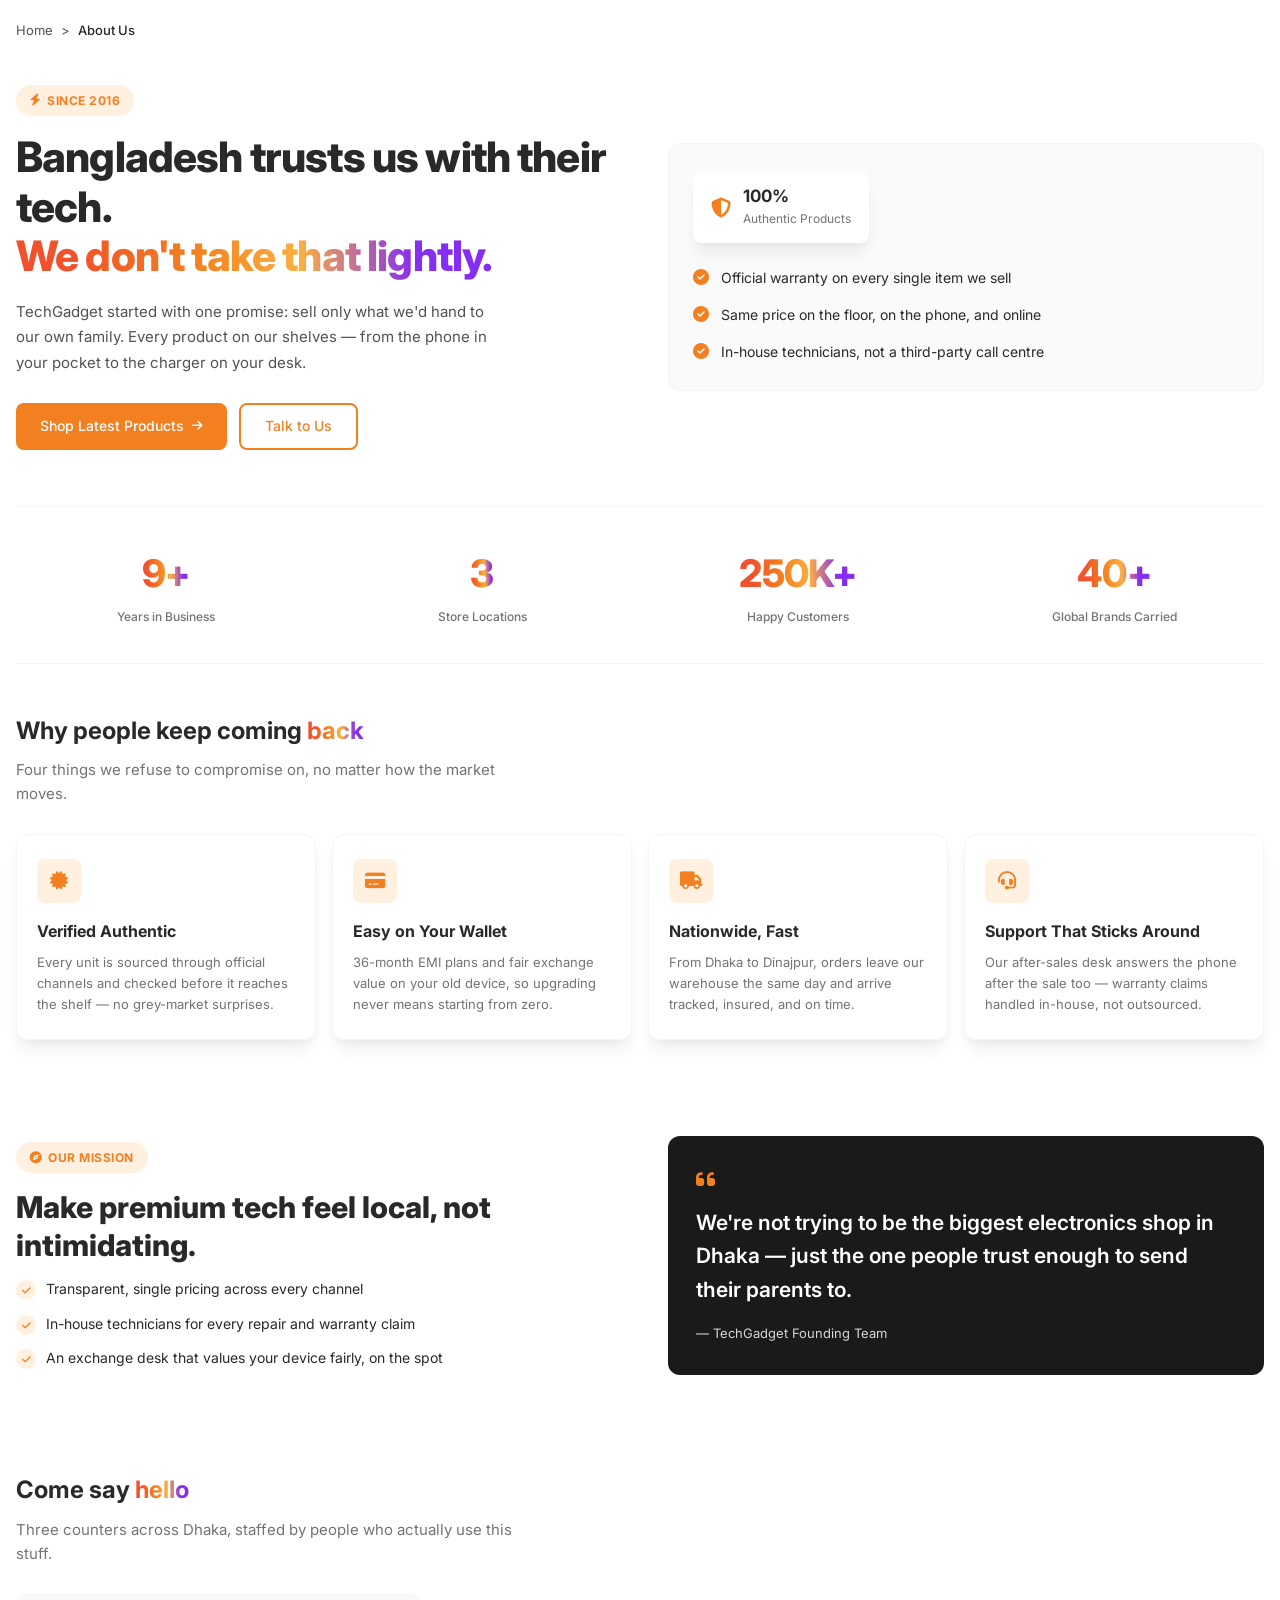
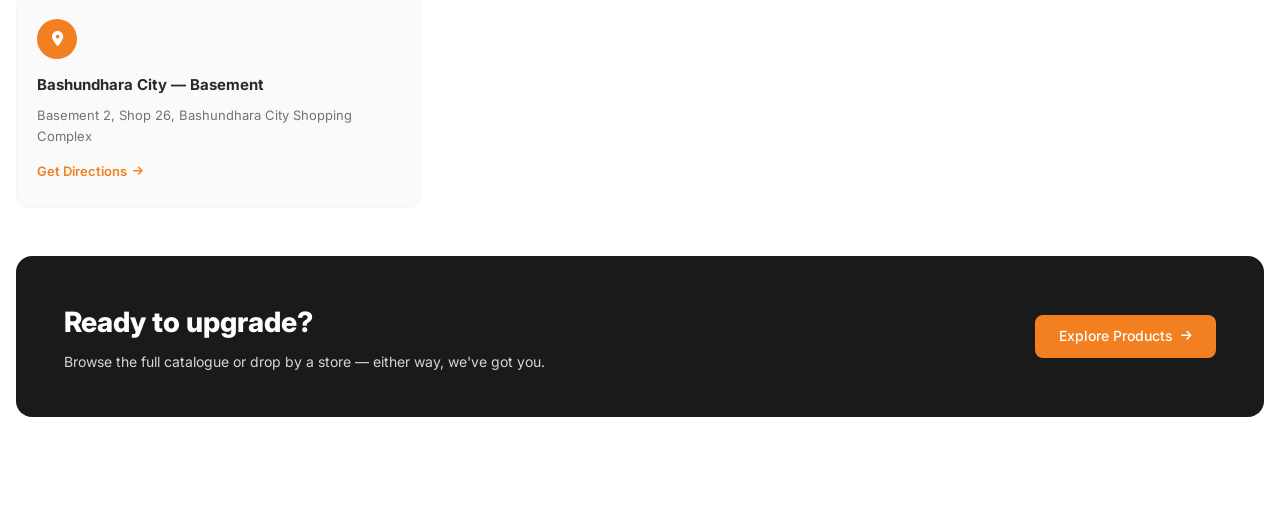
<file: about-us.html>
<!DOCTYPE html>
<html lang="en">
<head>
  <meta charset="UTF-8">
  <meta name="viewport" content="width=device-width, initial-scale=1.0">
  <title>About Us — TechGadget</title>
  <link rel="preconnect" href="https://fonts.googleapis.com">
  <link rel="preconnect" href="https://fonts.gstatic.com" crossorigin>
  <link href="https://fonts.googleapis.com/css2?family=Inter:wght@400;500;600;700;800&display=swap" rel="stylesheet">
  <link rel="stylesheet" href="https://cdnjs.cloudflare.com/ajax/libs/font-awesome/6.5.1/css/all.min.css">

  <!-- Base & Shared Styles -->
  <link rel="stylesheet" href="css/base.css">
  <link rel="stylesheet" href="css/product-list/layout.css">

  <!-- Section-specific CSS -->
  <link rel="stylesheet" href="css/about-us/hero.css">
  <link rel="stylesheet" href="css/about-us/stats.css">
  <link rel="stylesheet" href="css/about-us/values.css">
  <link rel="stylesheet" href="css/about-us/mission.css">
  <link rel="stylesheet" href="css/about-us/locations.css">
  <link rel="stylesheet" href="css/about-us/cta.css">
</head>
<body>

  <!-- ==================== ABOUT US PAGE ==================== -->
  <main class="about-page">
    <div class="container">

      <!-- Breadcrumb -->
      <div class="breadcrumb">
        <a href="/">Home</a> &gt; <span>About Us</span>
      </div>

      <!-- HERO SECTION -->
      <section class="about-hero">
        <div class="about-hero-content">
          <span class="about-eyebrow"><i class="fas fa-bolt"></i> Since 2016</span>
          <h1 class="about-hero-title">
            Bangladesh trusts us with their tech.<br>
            <span class="text-gradient">We don't take that lightly.</span>
          </h1>
          <p class="about-hero-text">
            TechGadget started with one promise: sell only what we'd
            hand to our own family. Every product on our shelves —
            from the phone in your pocket to the charger on your desk.
          </p>
          <div class="about-hero-cta">
            <a href="/category/mobile-phone" class="btn btn-primary">Shop Latest Products <i class="fas fa-arrow-right"></i></a>
            <a href="/contact-us" class="btn btn-outline">Talk to Us</a>
          </div>
        </div>
        <div class="about-hero-panel">
          <div class="hero-panel-badge">
            <i class="fas fa-shield-alt"></i>
            <div>
              <strong>100%</strong>
              <span>Authentic Products</span>
            </div>
          </div>
          <ul class="hero-panel-list">
            <li>
              <i class="fas fa-check-circle"></i>
              <span>Official warranty on every single item we sell</span>
            </li>
            <li>
              <i class="fas fa-check-circle"></i>
              <span>Same price on the floor, on the phone, and online</span>
            </li>
            <li>
              <i class="fas fa-check-circle"></i>
              <span>In-house technicians, not a third-party call centre</span>
            </li>
          </ul>
        </div>
      </section>

      <!-- STATS SECTION -->
      <section class="about-stats">
        <div class="stat-card">
          <span class="stat-number text-gradient">9+</span>
          <span class="stat-label">Years in Business</span>
        </div>
        <div class="stat-card">
          <span class="stat-number text-gradient">3</span>
          <span class="stat-label">Store Locations</span>
        </div>
        <div class="stat-card">
          <span class="stat-number text-gradient">250K+</span>
          <span class="stat-label">Happy Customers</span>
        </div>
        <div class="stat-card">
          <span class="stat-number text-gradient">40+</span>
          <span class="stat-label">Global Brands Carried</span>
        </div>
      </section>

      <!-- VALUES SECTION -->
      <section class="about-values section-padding">
        <h2 class="section-title">Why people keep coming <span class="text-gradient">back</span></h2>
        <p class="about-section-sub">Four things we refuse to compromise on, no matter how the market moves.</p>

        <div class="values-grid">
          <div class="value-card">
            <div class="value-icon"><i class="fas fa-certificate"></i></div>
            <h3>Verified Authentic</h3>
            <p>Every unit is sourced through official channels and checked before it reaches the shelf — no grey-market surprises.</p>
          </div>
          <div class="value-card">
            <div class="value-icon"><i class="fas fa-credit-card"></i></div>
            <h3>Easy on Your Wallet</h3>
            <p>36-month EMI plans and fair exchange value on your old device, so upgrading never means starting from zero.</p>
          </div>
          <div class="value-card">
            <div class="value-icon"><i class="fas fa-truck"></i></div>
            <h3>Nationwide, Fast</h3>
            <p>From Dhaka to Dinajpur, orders leave our warehouse the same day and arrive tracked, insured, and on time.</p>
          </div>
          <div class="value-card">
            <div class="value-icon"><i class="fas fa-headset"></i></div>
            <h3>Support That Sticks Around</h3>
            <p>Our after-sales desk answers the phone after the sale too — warranty claims handled in-house, not outsourced.</p>
          </div>
        </div>
      </section>

      <!-- MISSION SECTION -->
      <section class="about-mission">
        <div class="mission-content">
          <span class="about-eyebrow"><i class="fas fa-compass"></i> Our Mission</span>
          <h2 class="about-mission-title">Make premium tech feel local, not intimidating.</h2>

          <ul class="mission-list">
            <li><i class="fas fa-check"></i> Transparent, single pricing across every channel</li>
            <li><i class="fas fa-check"></i> In-house technicians for every repair and warranty claim</li>
            <li><i class="fas fa-check"></i> An exchange desk that values your device fairly, on the spot</li>
          </ul>
        </div>
        <div class="mission-quote">
          <i class="fas fa-quote-left mission-quote-icon"></i>
          <p class="mission-quote-text">
            We're not trying to be the biggest electronics shop in Dhaka — just the one people trust
            enough to send their parents to.
          </p>
          <span class="mission-quote-attribution">— TechGadget Founding Team</span>
        </div>
      </section>

      <!-- LOCATIONS SECTION -->
      <section class="about-locations section-padding">
        <h2 class="section-title">Come say <span class="text-gradient">hello</span></h2>
        <p class="about-section-sub">Three counters across Dhaka, staffed by people who actually use this stuff.</p>

        <div class="locations-grid">
          <div class="location-card">
            <div class="location-icon"><i class="fas fa-map-marker-alt"></i></div>
            <h3>Bashundhara City — Basement</h3>
            <p>Basement 2, Shop 26, Bashundhara City Shopping Complex</p>
            <a href="https://maps.google.com" target="_blank" rel="noopener">Get Directions <i class="fas fa-arrow-right"></i></a>
          </div>
          <!-- Add more location cards as needed -->
        </div>
      </section>

      <!-- CTA SECTION -->
      <section class="about-cta">
        <div class="about-cta-text">
          <h2>Ready to upgrade?</h2>
          <p>Browse the full catalogue or drop by a store — either way, we've got you.</p>
        </div>
        <a href="/category/mobile-phone" class="btn btn-cta">Explore Products <i class="fas fa-arrow-right"></i></a>
      </section>

    </div>
  </main>

</body>
</html>
</file>
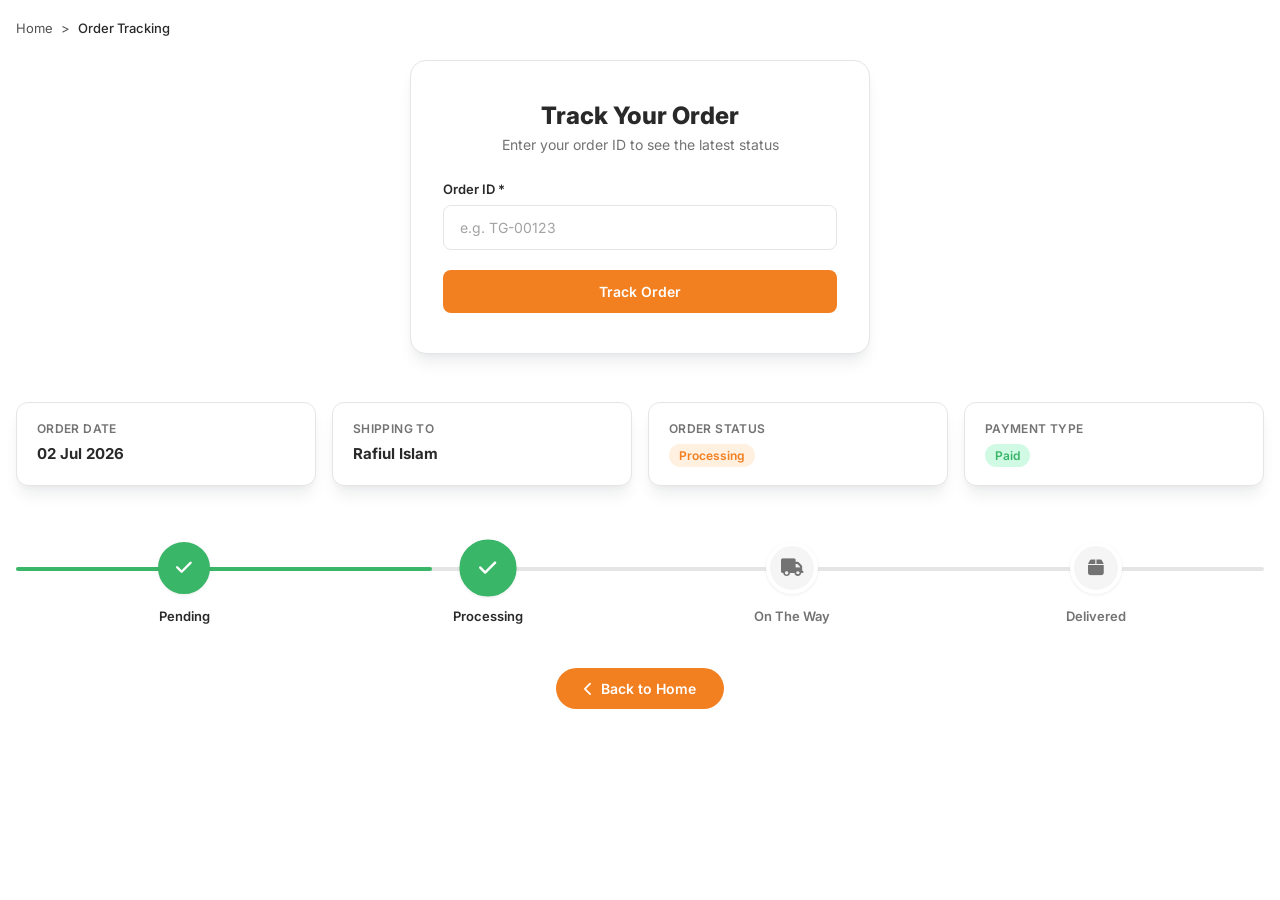
<file: order-tracking.html>
<!DOCTYPE html>
<html lang="en">
<head>
<meta charset="UTF-8">
<meta name="viewport" content="width=device-width, initial-scale=1.0">
<title>Order Tracking — TechGadget</title>
<link rel="preconnect" href="https://fonts.googleapis.com">
<link rel="preconnect" href="https://fonts.gstatic.com" crossorigin>
<link href="https://fonts.googleapis.com/css2?family=Inter:wght@400;500;600;700;800&display=swap" rel="stylesheet">
<link rel="stylesheet" href="https://cdnjs.cloudflare.com/ajax/libs/font-awesome/6.5.1/css/all.min.css">

<!-- Split into one CSS file per section for readability -->
<link rel="stylesheet" href="css/order-tracking/base.css">
<link rel="stylesheet" href="css/order-tracking/breadcrumb.css">
<link rel="stylesheet" href="css/order-tracking/form.css">
<link rel="stylesheet" href="css/order-tracking/summary.css">
<link rel="stylesheet" href="css/order-tracking/progress.css">
<link rel="stylesheet" href="css/order-tracking/states.css">
<link rel="stylesheet" href="css/order-tracking/responsive.css">
</head>
<body>

<main class="track-page">
  <div class="container">

    <!-- Breadcrumb -->
    <div class="breadcrumb">
      <a href="#">Home</a> &gt; <span>Order Tracking</span>
    </div>

    <!-- Track form -->
    <div class="track-form-wrap">
      <form class="track-form" action="#" method="GET">
        <h1>Track Your Order</h1>
        <p>Enter your order ID to see the latest status</p>

        <div class="track-field">
          <label for="order_id">Order ID *</label>
          <input type="text" id="order_id" name="order_id" placeholder="e.g. TG-00123" required>
        </div>

        <button type="submit" class="track-submit">Track Order</button>
      </form>
    </div>

    <!-- Order summary (example data) -->
    <div class="track-summary">
      <div class="track-summary-card">
        <h5>Order Date</h5>
        <p>02 Jul 2026</p>
      </div>
      <div class="track-summary-card">
        <h5>Shipping To</h5>
        <p>Rafiul Islam</p>
      </div>
      <div class="track-summary-card">
        <h5>Order Status</h5>
        <p><span class="badge badge-processing">Processing</span></p>
      </div>
      <div class="track-summary-card">
        <h5>Payment Type</h5>
        <p><span class="badge badge-paid">Paid</span></p>
      </div>
    </div>

    <!-- Progress tracker (example: step 2 of 4 — "Processing" active) -->
    <div class="track-progress">
      <div class="progress-fill" style="width:33.33%"></div>

      <div class="track-step completed">
        <div class="step-circle"><i class="fas fa-check"></i></div>
        <div class="step-label">Pending</div>
      </div>

      <div class="track-step completed active">
        <div class="step-circle"><i class="fas fa-check"></i></div>
        <div class="step-label">Processing</div>
      </div>

      <div class="track-step">
        <div class="step-circle"><i class="fas fa-truck"></i></div>
        <div class="step-label">On The Way</div>
      </div>

      <div class="track-step">
        <div class="step-circle"><i class="fas fa-box"></i></div>
        <div class="step-label">Delivered</div>
      </div>
    </div>

    <div class="track-back">
      <a href="#"><i class="fas fa-chevron-left"></i> Back to Home</a>
    </div>

    <!-- ============================================================
         ALTERNATE STATES — copy whichever block applies, delete the rest
         ============================================================ -->

    <!-- Cancelled order: replace .track-progress block with this -->
    <!--
    <div class="track-cancelled">
      <h5><i class="fas fa-times-circle"></i> This order has been cancelled.</h5>
    </div>
    -->

    <!-- Order not found: shown instead of the summary/progress sections -->
    <!--
    <div class="track-not-found">
      <strong>Order not found</strong>
      <p>Please check the Order ID and try again.</p>
    </div>
    <div class="track-back">
      <a href="#"><i class="fas fa-chevron-left"></i> Back to Home</a>
    </div>
    -->

  </div>
</main>

</body>
</html>
</file>
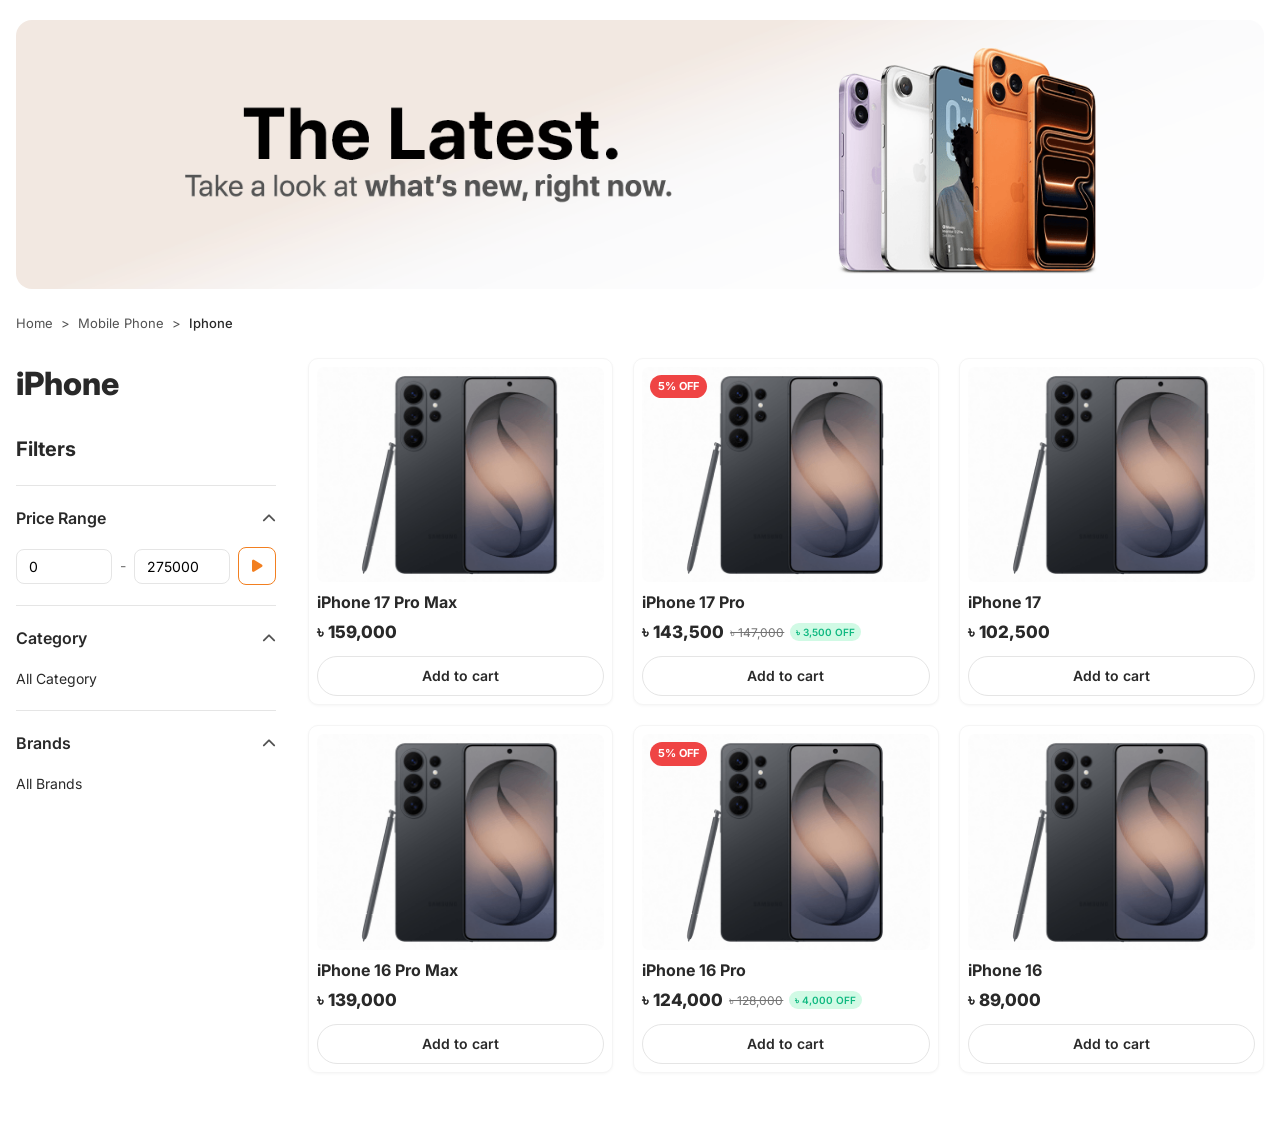
<file: product-list.html>
<!DOCTYPE html>
<html lang="en">
<head>
  <meta charset="UTF-8">
  <meta name="viewport" content="width=device-width, initial-scale=1.0">
  <title>iPhone — TechGadget</title>
  <link rel="preconnect" href="https://fonts.googleapis.com">
  <link rel="preconnect" href="https://fonts.gstatic.com" crossorigin>
  <link href="https://fonts.googleapis.com/css2?family=Inter:wght@400;500;600;700;800&display=swap" rel="stylesheet">
  <link rel="stylesheet" href="https://cdnjs.cloudflare.com/ajax/libs/font-awesome/6.5.1/css/all.min.css">

  <link rel="stylesheet" href="css/base.css">
  <link rel="stylesheet" href="css/product-list/layout.css">
  <link rel="stylesheet" href="css/product-list/banner.css">
  <link rel="stylesheet" href="css/product-list/sidebar.css">
  <link rel="stylesheet" href="css/product-list/product-card.css">
</head>
<body>

  <!-- Filter Overlay -->
  <div class="filter-overlay"></div>

  <!-- Filter Drawer (mobile) -->
  <div class="filter-drawer">
    <div class="filter-drawer-header">
      <h2>Filters</h2>
      <button class="filter-drawer-close"><i class="fas fa-times"></i></button>
    </div>

    <div class="filter-block">
      <div class="filter-header">
        <h3>Price Range</h3>
        <i class="fas fa-chevron-up"></i>
      </div>
      <div class="filter-content">
        <div class="price-range-inputs">
          <input type="number" value="0" class="price-input">
          <span class="price-separator">-</span>
          <input type="number" value="275000" class="price-input">
          <button class="price-submit"><i class="fas fa-play"></i></button>
        </div>
      </div>
    </div>

    <div class="filter-block">
      <div class="filter-header">
        <h3>Category</h3>
        <i class="fas fa-chevron-up"></i>
      </div>
      <div class="filter-content">
        <div class="filter-links">
          <a href="/category" class="filter-link-item">Laptop</a>
          <a href="/category" class="filter-link-item">Desktop</a>
          <a href="/category" class="filter-link-item">Tablet</a>
        </div>
      </div>
    </div>

    <div class="filter-block">
      <div class="filter-header">
        <h3>Brands</h3>
        <i class="fas fa-chevron-up"></i>
      </div>
      <div class="filter-content">
        <div class="filter-links">
          <a href="/brands" class="filter-link-item">Apple</a>
          <a href="/brands" class="filter-link-item">Samsung</a>
          <a href="/brands" class="filter-link-item">Google</a>
        </div>
      </div>
    </div>
  </div>

  <!-- Main Content -->
  <main class="product-list-page">
    <div class="container">

      <!-- Banner -->
      <div class="category-banner">
        <img src="assets/images/prod-list-banner.png" alt="iPhones">
      </div>

      <!-- Breadcrumb -->
      <div class="breadcrumb">
        <a href="/">Home</a> &gt; <a href="/category/mobile-phone">Mobile Phone</a> &gt; <span>Iphone</span>
      </div>

      <!-- Mobile-only title + filter button row -->
      <div class="mobile-title-row">
        <h1 class="page-title-mobile">iPhone</h1>
        <button class="filter-btn">
          Filter <i class="fas fa-sliders-h"></i>
        </button>
      </div>

      <!-- Layout Grid -->
      <div class="product-list-layout">

        <!-- Sidebar (desktop) -->
        <aside class="product-sidebar">

          <!-- Page Title (desktop — lives in left column) -->
          <h1 class="page-title">iPhone</h1>

          <h2 class="sidebar-title">Filters</h2>

          <div class="filter-block">
            <div class="filter-header">
              <h3>Price Range</h3>
              <i class="fas fa-chevron-up"></i>
            </div>
            <div class="filter-content">
              <div class="price-range-inputs">
                <input type="number" value="0" class="price-input">
                <span class="price-separator">-</span>
                <input type="number" value="275000" class="price-input">
                <button class="price-submit"><i class="fas fa-play"></i></button>
              </div>
            </div>
          </div>

          <div class="filter-block">
            <div class="filter-header">
              <h3>Category</h3>
              <i class="fas fa-chevron-up"></i>
            </div>
            <div class="filter-content">
              <div class="filter-links">
                <a href="/category" class="filter-link-item">All Category</a>
              </div>
            </div>
          </div>

          <div class="filter-block">
            <div class="filter-header">
              <h3>Brands</h3>
              <i class="fas fa-chevron-up"></i>
            </div>
            <div class="filter-content">
              <div class="filter-links">
                <a href="/brands" class="filter-link-item">All Brands</a>
              </div>
            </div>
          </div>
        </aside>

        <!-- Main Product Area -->
        <div class="product-list-main">
          <div class="products-grid">

            <!-- Product Card 1 -->
            <div class="pl-card">
              <div class="pl-card-img">
                <img src="assets/images/product.png" alt="iPhone 17 Pro Max">
              </div>
              <div class="pl-card-info">
                <h3 class="pl-card-title">iPhone 17 Pro Max</h3>
                <div class="pl-card-price-row">
                  <span class="pl-price">৳ 159,000</span>
                </div>
                <div class="pl-card-actions">
                  <a href="/product-details.html" class="btn-shop-now">Add to cart</a>
                </div>
              </div>
            </div>

            <!-- Product Card 2 -->
            <div class="pl-card">
              <div class="pl-card-img">
                <span class="pl-discount-tag">5% OFF</span>
                <img src="assets/images/product.png" alt="iPhone 17 Pro">
              </div>
              <div class="pl-card-info">
                <h3 class="pl-card-title">iPhone 17 Pro</h3>
                <div class="pl-card-price-row">
                  <span class="pl-price">৳ 143,500</span>
                  <span class="pl-old-price">৳ 147,000</span>
                  <span class="pl-discount-badge">৳ 3,500 OFF</span>
                </div>
                <div class="pl-card-actions">
                  <a href="/product-details.html" class="btn-shop-now primary">Add to cart</a>
                </div>
              </div>
            </div>

            <!-- Product Card 3 -->
            <div class="pl-card">
              <div class="pl-card-img">
                <img src="assets/images/product.png" alt="iPhone 17">
              </div>
              <div class="pl-card-info">
                <h3 class="pl-card-title">iPhone 17</h3>
                <div class="pl-card-price-row">
                  <span class="pl-price">৳ 102,500</span>
                </div>
                <div class="pl-card-actions">
                  <a href="/product-details.html" class="btn-shop-now">Add to cart</a>
                </div>
              </div>
            </div>

            <!-- Product Card 4 -->
            <div class="pl-card">
              <div class="pl-card-img">
                <img src="assets/images/product.png" alt="iPhone 16 Pro Max">
              </div>
              <div class="pl-card-info">
                <h3 class="pl-card-title">iPhone 16 Pro Max</h3>
                <div class="pl-card-price-row">
                  <span class="pl-price">৳ 139,000</span>
                </div>
                <div class="pl-card-actions">
                  <a href="/product-details.html" class="btn-shop-now">Add to cart</a>
                </div>
              </div>
            </div>

            <!-- Product Card 5 -->
            <div class="pl-card">
              <div class="pl-card-img">
                <span class="pl-discount-tag">5% OFF</span>
                <img src="assets/images/product.png" alt="iPhone 16 Pro">
              </div>
              <div class="pl-card-info">
                <h3 class="pl-card-title">iPhone 16 Pro</h3>
                <div class="pl-card-price-row">
                  <span class="pl-price">৳ 124,000</span>
                  <span class="pl-old-price">৳ 128,000</span>
                  <span class="pl-discount-badge">৳ 4,000 OFF</span>
                </div>
                <div class="pl-card-actions">
                  <a href="/product-details.html" class="btn-shop-now primary">Add to cart</a>
                </div>
              </div>
            </div>

            <!-- Product Card 6 -->
            <div class="pl-card">
              <div class="pl-card-img">
                <img src="assets/images/product.png" alt="iPhone 16">
              </div>
              <div class="pl-card-info">
                <h3 class="pl-card-title">iPhone 16</h3>
                <div class="pl-card-price-row">
                  <span class="pl-price">৳ 89,000</span>
                </div>
                <div class="pl-card-actions">
                  <a href="/product-details.html" class="btn-shop-now">Add to cart</a>
                </div>
              </div>
            </div>

          </div>
        </div>
      </div>
    </div>
  </main>

  <script src="https://cdnjs.cloudflare.com/ajax/libs/jquery/3.7.1/jquery.min.js"></script>
  <script src="js/script.js"></script>
  <script src="js/product-list/filter-drawer.js"></script>
</body>
</html>
</file>
<file: css/base.css>
:root {
  --color-primary: #F27F20;
  --color-primary-hover: #E36313;
  --color-primary-dark: #BC4A12;
  --color-primary-light: #FFF0E0;
  --color-gradient-text: linear-gradient(87deg, #F0522D 11.97%, #F4801F 37.45%, #FBAF42 59.69%, #852DF0 83.31%);
  --color-gradient-offer: linear-gradient(90deg, #F0522D, #F4801F 20%, #FBAF42 30%, #852DF0 60%);
  --color-black: #000000;
  --color-dark: #292929;
  --color-dark-2: #1A1A1A;
  --color-white: #FFFFFF;
  --color-gray-50: #FAFAFA;
  --color-gray-100: #F5F5F5;
  --color-gray-200: #E5E5E5;
  --color-gray-300: #D6D6D6;
  --color-gray-400: #737373;
  --color-gray-500: #525252;
  --color-gray-600: #424242;
  --color-gray-700: #363636;
  --color-gray-800: #292929;
  --color-gray-900: #1A1A1A;
  --color-text: #292929;
  --color-text-light: #525252;
  --color-text-muted: #737373;
  --color-border: #E5E5E5;
  --color-border-light: #F5F5F5;
  --color-bg: #FAFAFA;
  --color-danger: #FF4444;
  --color-success: #39B667;
  --color-discount-badge: #FF4444;
  --color-sale-price: #F27F20;
  --color-social-fb: #1877F2;
  --color-social-insta: #E1306C;
  --color-social-linkedin: #0077B5;
  --shadow-card: 0 12px 16px -4px rgba(16,24,40,.08), 0 4px 6px -2px rgba(16,24,40,.03);
  --shadow-sm: 0 1px 3px rgba(0,0,0,0.08);
  --shadow-md: 0 4px 12px rgba(0,0,0,0.1);
  --shadow-lg: 0 8px 24px rgba(0,0,0,0.12);
  --radius-sm: 4px;
  --radius-md: 8px;
  --radius-lg: 12px;
  --radius-xl: 16px;
  --radius-3xl: 20px;
  --radius-full: 9999px;
  --font-family: 'Inter', -apple-system, BlinkMacSystemFont, 'Segoe UI', Roboto, sans-serif;
  --container-max: 1440px;
  --header-height: 70px;
  --transition: 0.3s ease;
}

*,
*::before,
*::after {
  margin: 0;
  padding: 0;
  box-sizing: border-box;
}

html {
  scroll-behavior: smooth;
  -webkit-text-size-adjust: 100%;
}

body {
  font-family: var(--font-family);
  font-size: 14px;
  line-height: 1.6;
  color: var(--color-text);
  background: var(--color-white);
  overflow-x: hidden;
  -webkit-font-smoothing: antialiased;
}

a {
  text-decoration: none;
  color: inherit;
}

ul, ol {
  list-style: none;
}

img {
  max-width: 100%;
  height: auto;
  display: block;
}

button {
  cursor: pointer;
  border: none;
  background: none;
  font-family: inherit;
  font-size: inherit;
}

input, textarea, select {
  font-family: inherit;
  font-size: inherit;
  border: none;
  outline: none;
}

.container {
  width: 100%;
  max-width: var(--container-max);
  margin: 0 auto;
  padding: 0 16px;
}

@media (min-width: 1440px) {
  .container {
    padding: 0 48px;
  }
}

.section-padding {
  padding: 32px 0;
}

@media (min-width: 768px) {
  .section-padding {
    padding: 40px 0;
  }
}

.section-title {
  font-size: 20px;
  font-weight: 700;
  color: var(--color-text);
  margin-bottom: 20px;
}

@media (min-width: 768px) {
  .section-title {
    font-size: 24px;
  }
}

.text-gradient {
  background: var(--color-gradient-text);
  -webkit-background-clip: text;
  -webkit-text-fill-color: transparent;
  background-clip: text;
}

.text-gradient-offer {
  background: var(--color-gradient-offer);
  -webkit-background-clip: text;
  -webkit-text-fill-color: transparent;
  background-clip: text;
}

.btn {
  display: inline-flex;
  align-items: center;
  justify-content: center;
  gap: 8px;
  padding: 10px 24px;
  border-radius: var(--radius-md);
  font-weight: 500;
  transition: var(--transition);
  white-space: nowrap;
  cursor: pointer;
}

.btn-primary {
  background: var(--color-primary);
  color: var(--color-white);
}

.btn-primary:hover {
  background: var(--color-primary-hover);
}

.btn-outline {
  border: 2px solid var(--color-primary);
  color: var(--color-primary);
  background: transparent;
}

.btn-outline:hover {
  background: var(--color-primary);
  color: var(--color-white);
}

.btn-sm {
  padding: 6px 16px;
  font-size: 12px;
}

.badge {
  display: inline-flex;
  align-items: center;
  padding: 2px 8px;
  border-radius: var(--radius-sm);
  font-size: 11px;
  font-weight: 600;
}

.badge-danger {
  background: var(--color-danger);
  color: var(--color-white);
}

.sr-only {
  position: absolute;
  width: 1px;
  height: 1px;
  padding: 0;
  margin: -1px;
  overflow: hidden;
  clip: rect(0, 0, 0, 0);
  border: 0;
}

.product-section-header {
  display: flex;
  align-items: center;
  justify-content: space-between;
  margin-bottom: 20px;
}

.product-section-header .section-title {
  margin-bottom: 0;
}

.product-section-header .view-all {
  font-size: 14px;
  font-weight: 500;
  color: var(--color-primary);
  transition: var(--transition);
  display: flex;
  align-items: center;
  gap: 6px;
  white-space: nowrap;
}

.product-section-header .view-all:hover {
  gap: 10px;
}

.card-shadow {
  box-shadow: var(--shadow-card);
}
</file>
<file: css/product-list/layout.css>
/* css/product-list/layout.css */

.product-list-page {
  padding: 20px 0 60px;
  background-color: var(--color-white);
}

.breadcrumb {
  font-size: 13px;
  color: var(--color-gray-500);
  margin-bottom: 24px;
  display: flex;
  align-items: center;
  gap: 8px;
}

.breadcrumb a {
  color: var(--color-gray-500);
  transition: color 0.2s;
}

.breadcrumb a:hover {
  color: var(--color-primary);
}

.breadcrumb span {
  color: var(--color-dark);
  font-weight: 500;
}

/* Desktop page title — lives inside .product-sidebar */
.page-title {
  font-size: 32px;
  font-weight: 800;
  color: var(--color-dark);
  margin-bottom: 24px;
}

/* Mobile-only title + filter button row — hidden on desktop */
.mobile-title-row {
  display: none;
}

.page-title-mobile {
  font-size: 28px;
  font-weight: 800;
  color: var(--color-dark);
}

.product-list-layout {
  display: grid;
  grid-template-columns: 260px 1fr;
  gap: 32px;
  align-items: start;
}

/* Filter button — mobile only */
.filter-btn {
  display: none;
}

.products-grid {
  display: grid;
  grid-template-columns: repeat(3, 1fr);
  gap: 20px;
}

/* Responsive */
@media (max-width: 991px) {
  .product-list-layout {
    grid-template-columns: 1fr;
  }

  .mobile-title-row {
    display: flex;
    align-items: center;
    justify-content: space-between;
    gap: 12px;
    margin-bottom: 20px;
  }

  .products-grid {
    grid-template-columns: repeat(2, 1fr);
  }
}

@media (max-width: 767px) {
  .page-title-mobile {
    font-size: 24px;
  }

  .filter-btn {
    display: flex;
    align-items: center;
    gap: 8px;
    padding: 10px 20px;
    background: var(--color-dark);
    color: white;
    border: none;
    border-radius: 99px;
    font-size: 14px;
    font-weight: 600;
    cursor: pointer;
    flex-shrink: 0;
    white-space: nowrap;
  }

  .products-grid {
    grid-template-columns: repeat(2, 1fr);
    gap: 12px;
  }
}

@media (max-width: 480px) {
  .products-grid {
    grid-template-columns: repeat(2, 1fr);
  }
}
</file>
<file: css/about-us/hero.css>
.about-page {
  padding: 20px 0 60px;
  background-color: var(--color-white);
}

.about-eyebrow {
  display: inline-flex;
  align-items: center;
  gap: 6px;
  font-size: 12px;
  font-weight: 700;
  letter-spacing: 0.04em;
  text-transform: uppercase;
  color: var(--color-primary);
  background: var(--color-primary-light);
  padding: 6px 14px;
  border-radius: var(--radius-full);
  margin-bottom: 16px;
}

.about-section-sub {
  font-size: 14px;
  color: var(--color-text-muted);
  margin-top: -12px;
  margin-bottom: 28px;
  max-width: 520px;
}

@media (min-width: 768px) {
  .about-section-sub {
    font-size: 15px;
  }
}

/* HERO */
.about-hero {
  display: grid;
  grid-template-columns: 1fr;
  gap: 32px;
  align-items: center;
  padding: 12px 0 40px;
}

@media (min-width: 992px) {
  .about-hero {
    grid-template-columns: 1fr 1fr;
    gap: 56px;
    padding: 20px 0 56px;
  }
}

.about-hero-title {
  font-size: 30px;
  font-weight: 800;
  line-height: 1.18;
  letter-spacing: -0.02em;
  color: var(--color-dark);
  margin-bottom: 18px;
}

@media (min-width: 768px) {
  .about-hero-title {
    font-size: 42px;
  }
}

.about-hero-text {
  font-size: 15px;
  line-height: 1.7;
  color: var(--color-text-light);
  max-width: 480px;
  margin-bottom: 28px;
}

.about-hero-cta {
  display: flex;
  flex-wrap: wrap;
  gap: 12px;
}

.about-hero-cta .btn i {
  font-size: 12px;
}

.about-hero-panel {
  position: relative;
  background: var(--color-gray-50);
  border: 1px solid var(--color-border-light);
  border-radius: var(--radius-lg);
  padding: 28px 24px;
  display: flex;
  flex-direction: column;
  gap: 24px;
  justify-content: center;
}

.hero-panel-badge {
  display: flex;
  align-items: center;
  gap: 12px;
  background: var(--color-white);
  padding: 14px 18px;
  border-radius: var(--radius-md);
  box-shadow: var(--shadow-card);
  width: fit-content;
}

.hero-panel-badge i {
  color: var(--color-primary);
  font-size: 20px;
}

.hero-panel-badge strong {
  display: block;
  font-size: 17px;
  color: var(--color-dark);
  line-height: 1.2;
}

.hero-panel-badge span {
  font-size: 12px;
  color: var(--color-text-muted);
}

.hero-panel-list {
  display: flex;
  flex-direction: column;
  gap: 16px;
}

.hero-panel-list li {
  display: flex;
  align-items: flex-start;
  gap: 12px;
  font-size: 14px;
  line-height: 1.5;
  color: var(--color-text);
}

.hero-panel-list i {
  color: var(--color-primary);
  font-size: 16px;
  margin-top: 2px;
  flex-shrink: 0;
}
</file>
<file: css/about-us/stats.css>
/* STATS STRIP */
.about-stats {
  display: grid;
  grid-template-columns: repeat(2, 1fr);
  gap: 12px;
  padding: 24px 0;
  border-top: 1px solid var(--color-border-light);
  border-bottom: 1px solid var(--color-border-light);
  margin-bottom: 8px;
}

@media (min-width: 768px) {
  .about-stats {
    grid-template-columns: repeat(4, 1fr);
    gap: 16px;
  }
}

.stat-card {
  display: flex;
  flex-direction: column;
  align-items: center;
  text-align: center;
  gap: 4px;
  padding: 12px 8px;
}

.stat-number {
  font-size: 30px;
  font-weight: 800;
  letter-spacing: -0.02em;
}

@media (min-width: 768px) {
  .stat-number {
    font-size: 38px;
  }
}

.stat-label {
  font-size: 12px;
  font-weight: 500;
  color: var(--color-text-muted);
}
</file>
<file: css/about-us/values.css>
/* VALUES / WHY US */
.values-grid {
  display: grid;
  grid-template-columns: 1fr;
  gap: 16px;
}

@media (min-width: 640px) {
  .values-grid {
    grid-template-columns: repeat(2, 1fr);
  }
}

@media (min-width: 992px) {
  .values-grid {
    grid-template-columns: repeat(4, 1fr);
  }
}

.value-card {
  background: var(--color-white);
  border: 1px solid var(--color-border-light);
  border-radius: var(--radius-lg);
  padding: 24px 20px;
  box-shadow: var(--shadow-card);
  transition: var(--transition);
}

.value-card:hover {
  transform: translateY(-4px);
  border-color: var(--color-primary);
}

.value-icon {
  width: 44px;
  height: 44px;
  border-radius: var(--radius-md);
  background: var(--color-primary-light);
  color: var(--color-primary);
  display: grid;
  place-items: center;
  font-size: 18px;
  margin-bottom: 16px;
}

.value-card h3 {
  font-size: 16px;
  font-weight: 700;
  color: var(--color-dark);
  margin-bottom: 8px;
}

.value-card p {
  font-size: 13px;
  line-height: 1.6;
  color: var(--color-text-muted);
}
</file>
<file: css/about-us/mission.css>
/* MISSION SPLIT */
.about-mission {
  display: grid;
  grid-template-columns: 1fr;
  gap: 32px;
  align-items: center;
  padding: 40px 0;
}

@media (min-width: 992px) {
  .about-mission {
    grid-template-columns: 1fr 1fr;
    gap: 56px;
    padding: 56px 0;
  }
}

.mission-quote {
  background: var(--color-dark-2);
  border-radius: var(--radius-lg);
  padding: 32px 28px;
  display: flex;
  flex-direction: column;
  justify-content: center;
  gap: 16px;
}

.mission-quote-icon {
  font-size: 22px;
  color: var(--color-primary);
}

.mission-quote-text {
  font-size: 18px;
  line-height: 1.6;
  font-weight: 600;
  color: var(--color-white);
}

@media (min-width: 768px) {
  .mission-quote-text {
    font-size: 21px;
  }
}

.mission-quote-attribution {
  font-size: 13px;
  color: var(--color-gray-300);
}

.about-mission-title {
  font-size: 24px;
  font-weight: 800;
  color: var(--color-dark);
  line-height: 1.25;
  margin-bottom: 14px;
}

@media (min-width: 768px) {
  .about-mission-title {
    font-size: 30px;
  }
}

.mission-content > p {
  font-size: 14px;
  line-height: 1.7;
  color: var(--color-text-light);
  margin-bottom: 20px;
}

.mission-list {
  display: flex;
  flex-direction: column;
  gap: 12px;
}

.mission-list li {
  display: flex;
  align-items: flex-start;
  gap: 10px;
  font-size: 14px;
  color: var(--color-text);
}

.mission-list i {
  width: 20px;
  height: 20px;
  flex-shrink: 0;
  border-radius: 50%;
  background: var(--color-primary-light);
  color: var(--color-primary);
  display: grid;
  place-items: center;
  font-size: 10px;
  margin-top: 2px;
}
</file>
<file: css/about-us/locations.css>
/* STORE LOCATIONS */
.locations-grid {
  display: grid;
  grid-template-columns: 1fr;
  gap: 16px;
}

@media (min-width: 768px) {
  .locations-grid {
    grid-template-columns: repeat(3, 1fr);
  }
}

.location-card {
  background: var(--color-gray-50);
  border: 1px solid var(--color-border-light);
  border-radius: var(--radius-lg);
  padding: 24px 20px;
  transition: var(--transition);
}

.location-card:hover {
  background: var(--color-white);
  box-shadow: var(--shadow-card);
}

.location-icon {
  width: 40px;
  height: 40px;
  border-radius: 50%;
  background: var(--color-primary);
  color: var(--color-white);
  display: grid;
  place-items: center;
  font-size: 15px;
  margin-bottom: 14px;
}

.location-card h3 {
  font-size: 15px;
  font-weight: 700;
  color: var(--color-dark);
  margin-bottom: 8px;
}

.location-card p {
  font-size: 13px;
  line-height: 1.6;
  color: var(--color-text-muted);
  margin-bottom: 14px;
  min-height: 40px;
}

.location-card a {
  display: inline-flex;
  align-items: center;
  gap: 6px;
  font-size: 13px;
  font-weight: 600;
  color: var(--color-primary);
}

.location-card a i {
  font-size: 11px;
  transition: var(--transition);
}

.location-card a:hover i {
  transform: translateX(3px);
}
</file>
<file: css/about-us/cta.css>
/* CTA BANNER */
.about-cta {
  display: flex;
  flex-direction: column;
  gap: 20px;
  align-items: flex-start;
  justify-content: space-between;
  background: var(--color-dark-2);
  border-radius: var(--radius-xl);
  padding: 32px 24px;
  margin: 8px 0 40px;
}

@media (min-width: 768px) {
  .about-cta {
    flex-direction: row;
    align-items: center;
    padding: 44px 48px;
  }
}

.about-cta-text h2 {
  font-size: 22px;
  font-weight: 800;
  color: var(--color-white);
  margin-bottom: 6px;
}

@media (min-width: 768px) {
  .about-cta-text h2 {
    font-size: 28px;
  }
}

.about-cta-text p {
  font-size: 14px;
  color: var(--color-gray-300);
}

.btn-cta {
  background: var(--color-primary);
  color: var(--color-white);
  flex-shrink: 0;
  white-space: nowrap;
}

.btn-cta:hover {
  background: var(--color-primary-hover);
}

.btn-cta i {
  font-size: 12px;
}
</file>
<file: css/order-tracking/base.css>
/* ============================================================
   BASE — reset, fonts, CSS variables (design tokens)
   ============================================================ */

:root {
  --color-primary: #F27F20;
  --color-primary-hover: #E36313;
  --color-primary-light: #FFF0E0;
  --color-dark: #292929;
  --color-white: #FFFFFF;
  --color-gray-100: #F5F5F5;
  --color-gray-200: #E5E5E5;
  --color-gray-400: #737373;
  --color-gray-500: #525252;
  --color-text: #292929;
  --color-text-muted: #737373;
  --color-border: #E5E5E5;
  --color-border-light: #F5F5F5;
  --color-success: #39B667;
  --color-success-light: #E3F7EA;
  --color-danger: #FF4444;
  --shadow-card: 0 12px 16px -4px rgba(16,24,40,.08), 0 4px 6px -2px rgba(16,24,40,.03);
  --shadow-sm: 0 1px 3px rgba(0,0,0,0.08);
  --radius-md: 8px;
  --radius-lg: 12px;
  --radius-xl: 16px;
  --radius-full: 9999px;
  --font-family: 'Inter', -apple-system, BlinkMacSystemFont, 'Segoe UI', Roboto, sans-serif;
}

* { margin: 0; padding: 0; box-sizing: border-box; }

body {
  font-family: var(--font-family);
  font-size: 14px;
  color: var(--color-text);
  background: var(--color-white);
}

a { text-decoration: none; color: inherit; }

.container {
  width: 100%;
  max-width: 1440px;
  margin: 0 auto;
  padding: 0 16px;
}

.track-page {
  padding: 20px 0 60px;
}
</file>
<file: css/order-tracking/breadcrumb.css>
/* ============================================================
   BREADCRUMB
   ============================================================ */

.breadcrumb {
  font-size: 13px;
  color: var(--color-gray-500);
  margin-bottom: 24px;
  display: flex;
  align-items: center;
  gap: 8px;
}

.breadcrumb a {
  color: var(--color-gray-500);
  transition: color 0.2s;
}

.breadcrumb a:hover {
  color: var(--color-primary);
}

.breadcrumb span {
  color: var(--color-dark);
  font-weight: 500;
}
</file>
<file: css/order-tracking/form.css>
/* ============================================================
   TRACK FORM
   ============================================================ */

.track-form-wrap {
  max-width: 460px;
  margin: 0 auto 8px;
}

.track-form {
  background: var(--color-white);
  border: 1px solid var(--color-border);
  border-radius: var(--radius-xl);
  box-shadow: var(--shadow-card);
  padding: 40px 32px;
  text-align: center;
}

.track-form h1 {
  font-size: 24px;
  font-weight: 800;
  color: var(--color-dark);
  margin-bottom: 6px;
}

.track-form p {
  font-size: 14px;
  color: var(--color-text-muted);
  margin-bottom: 28px;
}

.track-field {
  text-align: left;
  margin-bottom: 20px;
}

.track-field label {
  display: block;
  font-size: 13px;
  font-weight: 600;
  color: var(--color-dark);
  margin-bottom: 8px;
}

.track-field input {
  width: 100%;
  padding: 13px 16px;
  font-size: 14px;
  font-family: inherit;
  border-radius: var(--radius-md);
  border: 1px solid var(--color-border);
  color: var(--color-text);
  outline: none;
  transition: border-color 0.2s;
}

.track-field input:focus {
  border-color: var(--color-primary);
}

.track-field input::placeholder {
  color: #A3A3A3;
}

.track-submit {
  width: 100%;
  padding: 13px 0;
  border: none;
  border-radius: var(--radius-md);
  background: var(--color-primary);
  color: var(--color-white);
  font-size: 14px;
  font-family: inherit;
  font-weight: 600;
  cursor: pointer;
  transition: background 0.2s;
}

.track-submit:hover {
  background: var(--color-primary-hover);
}
</file>
<file: css/order-tracking/summary.css>
/* ============================================================
   ORDER SUMMARY CARDS
   ============================================================ */

.track-summary {
  margin-top: 48px;
  display: grid;
  grid-template-columns: repeat(4, 1fr);
  gap: 16px;
}

.track-summary-card {
  background: var(--color-white);
  border: 1px solid var(--color-border);
  border-radius: var(--radius-lg);
  box-shadow: var(--shadow-card);
  padding: 18px 20px;
}

.track-summary-card h5 {
  font-size: 12px;
  font-weight: 600;
  color: var(--color-text-muted);
  text-transform: uppercase;
  letter-spacing: 0.03em;
  margin-bottom: 8px;
}

.track-summary-card p {
  font-size: 15px;
  font-weight: 700;
  color: var(--color-dark);
}

.badge {
  display: inline-flex;
  font-size: 12px;
  font-weight: 600;
  padding: 4px 10px;
  border-radius: var(--radius-full);
}

.badge-paid {
  background: #D1FAE5;
  color: var(--color-success);
}

.badge-processing {
  background: var(--color-primary-light);
  color: var(--color-primary);
}
</file>
<file: css/order-tracking/progress.css>
/* ============================================================
   PROGRESS TRACKER
   ============================================================ */

.track-progress {
  position: relative;
  display: flex;
  margin: 56px 0 8px;
  padding: 0 1rem;
}

.track-progress::before {
  content: '';
  position: absolute;
  top: 25px;
  left: 0;
  right: 0;
  height: 4px;
  background: var(--color-gray-200);
  border-radius: var(--radius-full);
  z-index: 1;
}

.track-progress .progress-fill {
  position: absolute;
  top: 25px;
  left: 0;
  height: 4px;
  background: var(--color-success);
  border-radius: var(--radius-full);
  z-index: 2;
  /* set inline width per order: 0% / 33.33% / 66.66% / 100% */
}

.track-step {
  position: relative;
  flex: 1;
  text-align: center;
  z-index: 3;
}

.track-step .step-circle {
  width: 52px;
  height: 52px;
  margin: 0 auto 14px;
  border-radius: 50%;
  background: var(--color-gray-100);
  border: 4px solid var(--color-white);
  display: flex;
  align-items: center;
  justify-content: center;
  font-size: 18px;
  color: var(--color-gray-400);
  box-shadow: var(--shadow-sm);
}

/* Ticked (completed / active) circles glow */
.track-step.completed .step-circle {
  background: var(--color-success);
  color: var(--color-white);
  border-color: var(--color-success);
  animation: circle-glow 2s ease-in-out infinite;
}

.track-step.active .step-circle {
  background: var(--color-success);
  color: var(--color-white);
  border-color: var(--color-success);
  transform: scale(1.1);
  animation: circle-glow 2s ease-in-out infinite;
}

@keyframes circle-glow {
  0%, 100% {
    box-shadow: 0 0 0 0 rgba(57, 182, 103, 0.5);
  }
  50% {
    box-shadow: 0 0 14px 6px rgba(57, 182, 103, 0.5);
  }
}

.track-step .step-label {
  font-size: 13px;
  font-weight: 600;
  color: var(--color-text-muted);
}

.track-step.completed .step-label,
.track-step.active .step-label {
  color: var(--color-dark);
}
</file>
<file: css/order-tracking/states.css>
/* ============================================================
   CANCELLED STATE
   (swap this in instead of .track-progress when an order is cancelled)
   ============================================================ */

.track-cancelled {
  margin-top: 40px;
  text-align: center;
  background: #FEF2F2;
  border: 1px solid #FECACA;
  border-radius: var(--radius-lg);
  padding: 36px 20px;
}

.track-cancelled h5 {
  font-size: 16px;
  font-weight: 700;
  color: var(--color-danger);
  display: inline-flex;
  align-items: center;
  gap: 8px;
}

/* ============================================================
   BACK TO HOME
   ============================================================ */

.track-back {
  text-align: center;
  margin-top: 44px;
}

.track-back a {
  display: inline-flex;
  align-items: center;
  gap: 8px;
  padding: 12px 28px;
  border-radius: var(--radius-full);
  background: var(--color-primary);
  color: var(--color-white);
  font-size: 14px;
  font-weight: 600;
  transition: background 0.2s;
}

.track-back a:hover {
  background: var(--color-primary-hover);
}

/* ============================================================
   ORDER NOT FOUND
   ============================================================ */

.track-not-found {
  max-width: 460px;
  margin: 40px auto 0;
  text-align: center;
  background: #FEF2F2;
  border: 1px solid #FECACA;
  border-radius: var(--radius-lg);
  padding: 28px 20px;
}

.track-not-found strong {
  display: block;
  font-size: 15px;
  color: var(--color-danger);
  margin-bottom: 4px;
}

.track-not-found p {
  font-size: 13px;
  color: var(--color-text-muted);
}
</file>
<file: css/order-tracking/responsive.css>
/* ============================================================
   RESPONSIVE
   ============================================================ */

@media (max-width: 767px) {
  .track-summary {
    grid-template-columns: repeat(2, 1fr);
  }

  .track-form {
    padding: 32px 20px;
  }

  /* Stepper becomes a vertical list, centered as a block on the page
     instead of hugging the left edge of the screen */
  .track-progress {
    flex-direction: column;
    align-items: center;
    margin: 40px auto 8px;
    padding: 0;
    max-width: 260px;
  }

  .track-progress::before {
    top: 0;
    bottom: 0;
    left: 26px;
    width: 4px;
    height: auto;
  }

  .track-progress .progress-fill {
    top: 0;
    left: 26px;
    width: 4px !important;
    /* set inline height per order instead of width */
  }

  .track-step {
    display: flex;
    align-items: center;
    flex: none;
    width: 100%;
    margin-bottom: 22px;
    text-align: left;
  }

  .track-step .step-circle {
    margin: 0 20px 0 0;
    flex-shrink: 0;
  }

  .track-step:last-child {
    margin-bottom: 0;
  }
}

@media (max-width: 480px) {
  .track-summary {
    grid-template-columns: repeat(2, 1fr);
    gap: 10px;
  }

  .track-summary-card {
    padding: 14px 12px;
  }

  .track-summary-card h5 {
    font-size: 10px;
  }

  .track-summary-card p {
    font-size: 13px;
  }
}
</file>
<file: css/product-list/banner.css>
/* css/product-list/banner.css */

.category-banner {
  border-radius: var(--radius-xl);
  overflow: hidden;
  margin-bottom: 24px;
  width: 100%;
}

.category-banner img {
  width: 100%;
  height: auto;
  display: block;
}

@media (max-width: 767px) {
  .category-banner {
    border-radius: var(--radius-lg);
  }
}
</file>
<file: css/product-list/sidebar.css>
/* css/product-list/sidebar.css */

.product-sidebar {
  background: transparent;
}

.sidebar-title {
  font-size: 20px;
  font-weight: 700;
  margin-bottom: 20px;
  color: var(--color-dark);
}

.filter-block {
  border-top: 1px solid var(--color-border);
  padding: 20px 0;
}

.filter-header {
  display: flex;
  align-items: center;
  justify-content: space-between;
  cursor: pointer;
}

.filter-header h3 {
  font-size: 16px;
  font-weight: 600;
  color: var(--color-dark);
}

.filter-header i {
  font-size: 14px;
  color: var(--color-gray-500);
}

.filter-content {
  margin-top: 16px;
}

.price-range-inputs {
  display: flex;
  align-items: center;
  gap: 8px;
}

.price-input {
  width: 100%;
  padding: 8px 12px;
  border: 1px solid var(--color-border);
  border-radius: var(--radius-md);
  font-size: 14px;
}

.price-separator {
  color: var(--color-gray-400);
}

.price-submit {
  width: 38px;
  height: 38px;
  display: flex;
  align-items: center;
  justify-content: center;
  border: 1px solid var(--color-primary);
  color: var(--color-primary);
  border-radius: var(--radius-md);
  flex-shrink: 0;
  transition: all 0.2s;
}

.price-submit:hover {
  background: var(--color-primary);
  color: white;
}

.search-series {
  width: 100%;
  padding: 10px 16px;
  background: var(--color-gray-50);
  border: 1px solid var(--color-border-light);
  border-radius: 99px;
  font-size: 14px;
  margin-bottom: 16px;
}

.filter-options {
  display: flex;
  flex-direction: column;
  gap: 12px;
}

.filter-checkbox {
  display: flex;
  align-items: center;
  gap: 10px;
  cursor: pointer;
  font-size: 14px;
  color: var(--color-dark);
}

.filter-checkbox input {
  width: 16px;
  height: 16px;
  border: 1px solid var(--color-gray-300);
  border-radius: 4px;
  cursor: pointer;
}

/* Plain link-style filter items (Category, Brands) */
.filter-links {
  display: flex;
  flex-direction: column;
  gap: 12px;
}

.filter-link-item {
  font-size: 14px;
  color: var(--color-dark);
  transition: color 0.2s;
}

.filter-link-item:hover {
  color: var(--color-primary);
}

/* ── Mobile Drawer ── */
@media (max-width: 991px) {
  .product-sidebar {
    display: none;
  }
}

/* Overlay */
.filter-overlay {
  display: none;
  position: fixed;
  inset: 0;
  background: rgba(0, 0, 0, 0.4);
  z-index: 998;
}

.filter-overlay.active {
  display: block;
}

/* Drawer */
.filter-drawer {
  position: fixed;
  top: 0;
  right: -100%;
  width: 300px;
  height: 100%;
  background: white;
  z-index: 999;
  overflow-y: auto;
  padding: 24px 20px;
  transition: right 0.3s ease;
  box-shadow: -4px 0 20px rgba(0, 0, 0, 0.1);
}

.filter-drawer.active {
  right: 0;
}

.filter-drawer-header {
  display: flex;
  align-items: center;
  justify-content: space-between;
  margin-bottom: 8px;
}

.filter-drawer-header h2 {
  font-size: 20px;
  font-weight: 700;
  color: var(--color-dark);
}

.filter-drawer-close {
  width: 36px;
  height: 36px;
  display: flex;
  align-items: center;
  justify-content: center;
  border: none;
  background: none;
  font-size: 20px;
  color: var(--color-dark);
  cursor: pointer;
}
</file>
<file: css/product-list/product-card.css>
/* css/product-list/product-card.css */

.pl-card {
  background: white;
  border: 1px solid var(--color-border-light);
  border-radius: 10px;
  padding: 8px;
  display: flex;
  flex-direction: column;
  transition: all 0.25s ease;
  box-shadow: 0 1px 3px rgba(0,0,0,0.04);
}

.pl-card:hover {
  box-shadow: 0 6px 16px rgba(0,0,0,0.08);
  transform: translateY(-2px);
}

.pl-card-img {
  position: relative;
  width: 100%;
  aspect-ratio: 4 / 3;
  background: #F9FAFB;
  border-radius: 8px;
  margin-bottom: 10px;
  overflow: hidden;
}

.pl-card-img img {
  width: 100%;
  height: 100%;
  object-fit: cover;
  transition: transform 0.4s ease;
}

.pl-card:hover .pl-card-img img {
  transform: scale(1.05);
}

/* Discount badge shown on top of the product image */
.pl-discount-tag {
  position: absolute;
  top: 8px;
  left: 8px;
  z-index: 2;
  font-size: 11px;
  font-weight: 700;
  color: white;
  background: #EF4444;
  padding: 3px 8px;
  border-radius: 99px;
}

.pl-card-title {
  font-size: 16px;
  font-weight: 700;
  color: var(--color-dark);
  margin-bottom: 6px;
  line-height: 1.3;
}

/* Price row — current price, old price, and discount badge sit side by side */
.pl-card-price-row {
  display: flex;
  align-items: center;
  flex-wrap: wrap;
  gap: 6px;
  margin-bottom: 0;
}

.pl-price {
  font-size: 17px;
  font-weight: 800;
  color: var(--color-dark);
}

.pl-old-price {
  font-size: 12px;
  color: var(--color-gray-400);
  text-decoration: line-through;
}

.pl-discount-badge {
  font-size: 10px;
  font-weight: 600;
  color: #10B981;
  background: #D1FAE5;
  padding: 1px 6px;
  border-radius: 99px;
  white-space: nowrap;
}

.pl-card-actions {
  display: flex;
  align-items: center;
  gap: 6px;
  margin-top: auto;
  padding-top: 10px;
}

.btn-shop-now {
  flex: 1;
  text-align: center;
  padding: 8px 0;
  border: 1px solid var(--color-border);
  border-radius: 99px;
  font-size: 14px;
  font-weight: 600;
  color: var(--color-dark);
  background: white;
  transition: all 0.2s;
}

.pl-card:hover .btn-shop-now {
  background: var(--color-primary);
  color: white;
  border-color: var(--color-primary);
}

/* Small screens: keep price row compact and let badge wrap below if needed */
@media (max-width: 480px) {
  .pl-card-price-row {
    gap: 4px;
  }

  .pl-price {
    font-size: 15px;
  }

  .pl-old-price {
    font-size: 11px;
  }

  .pl-discount-badge {
    font-size: 9px;
    padding: 1px 5px;
  }
}
</file>
